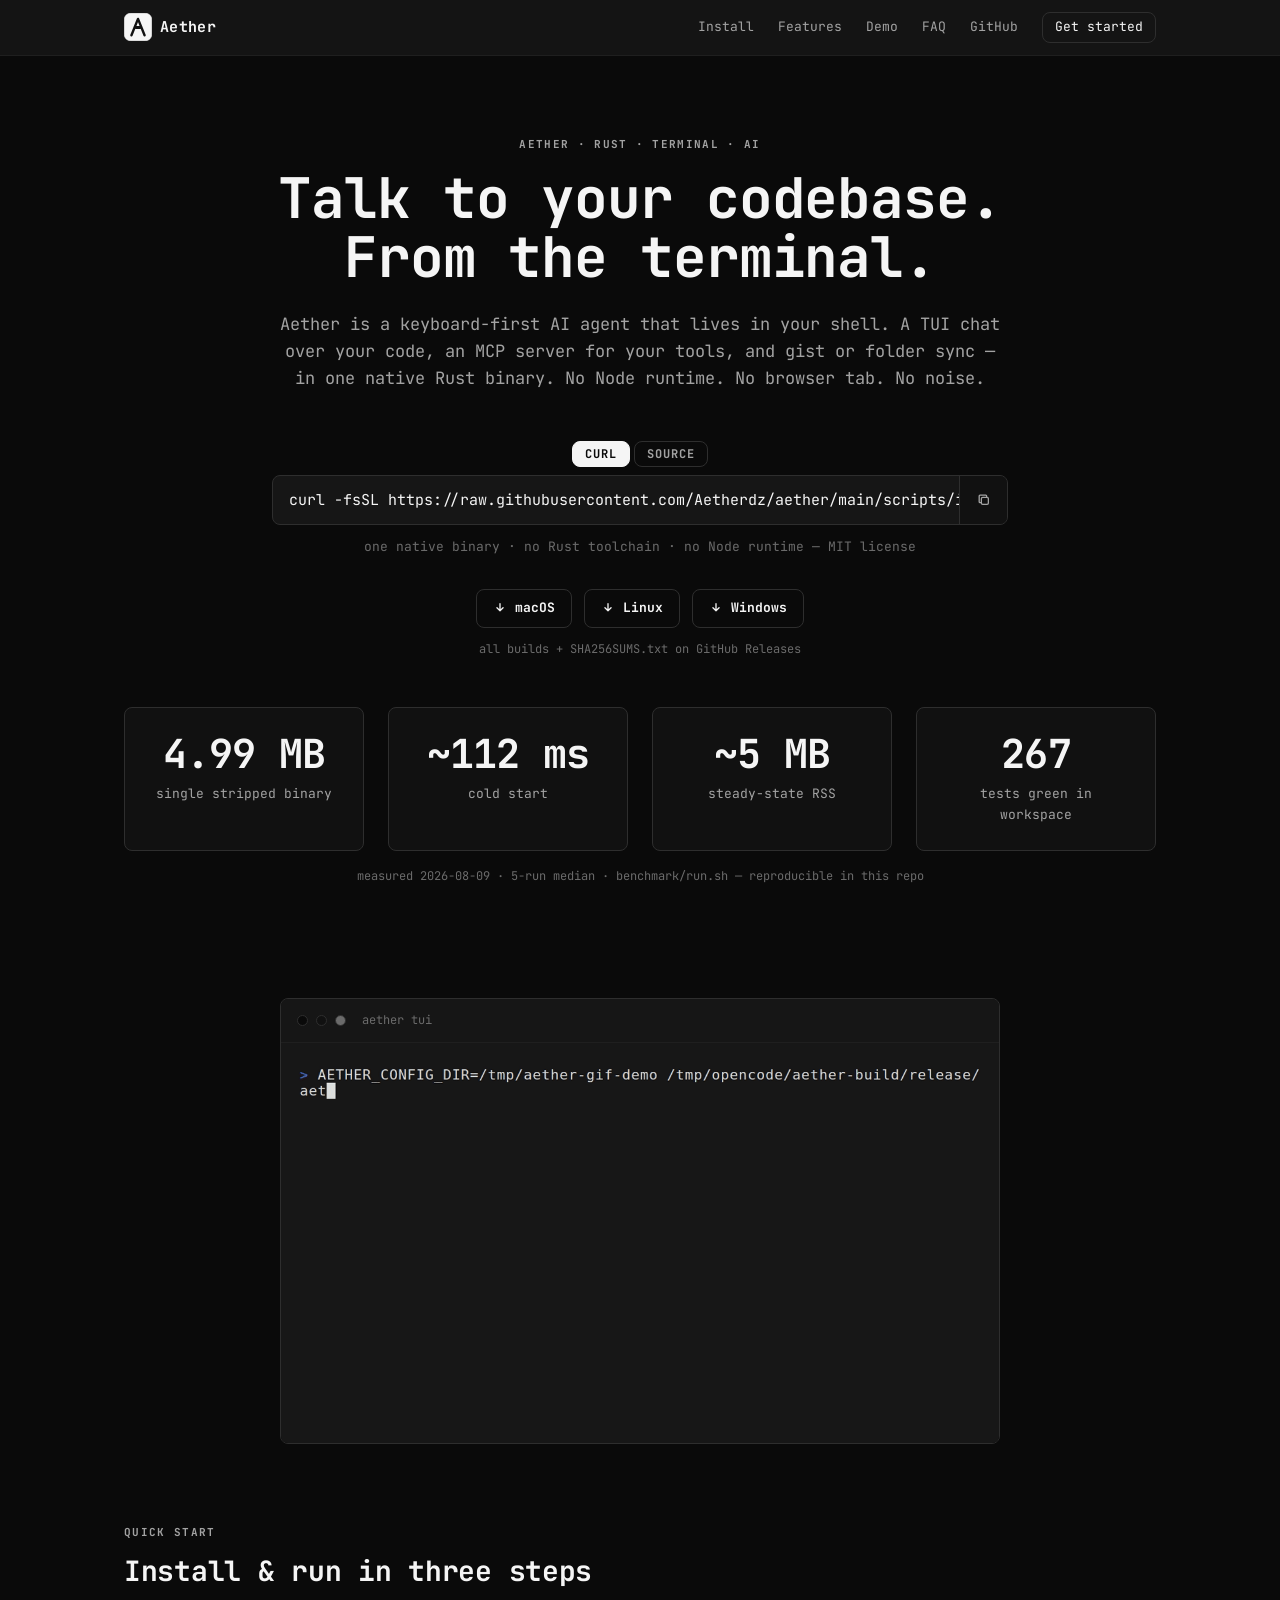
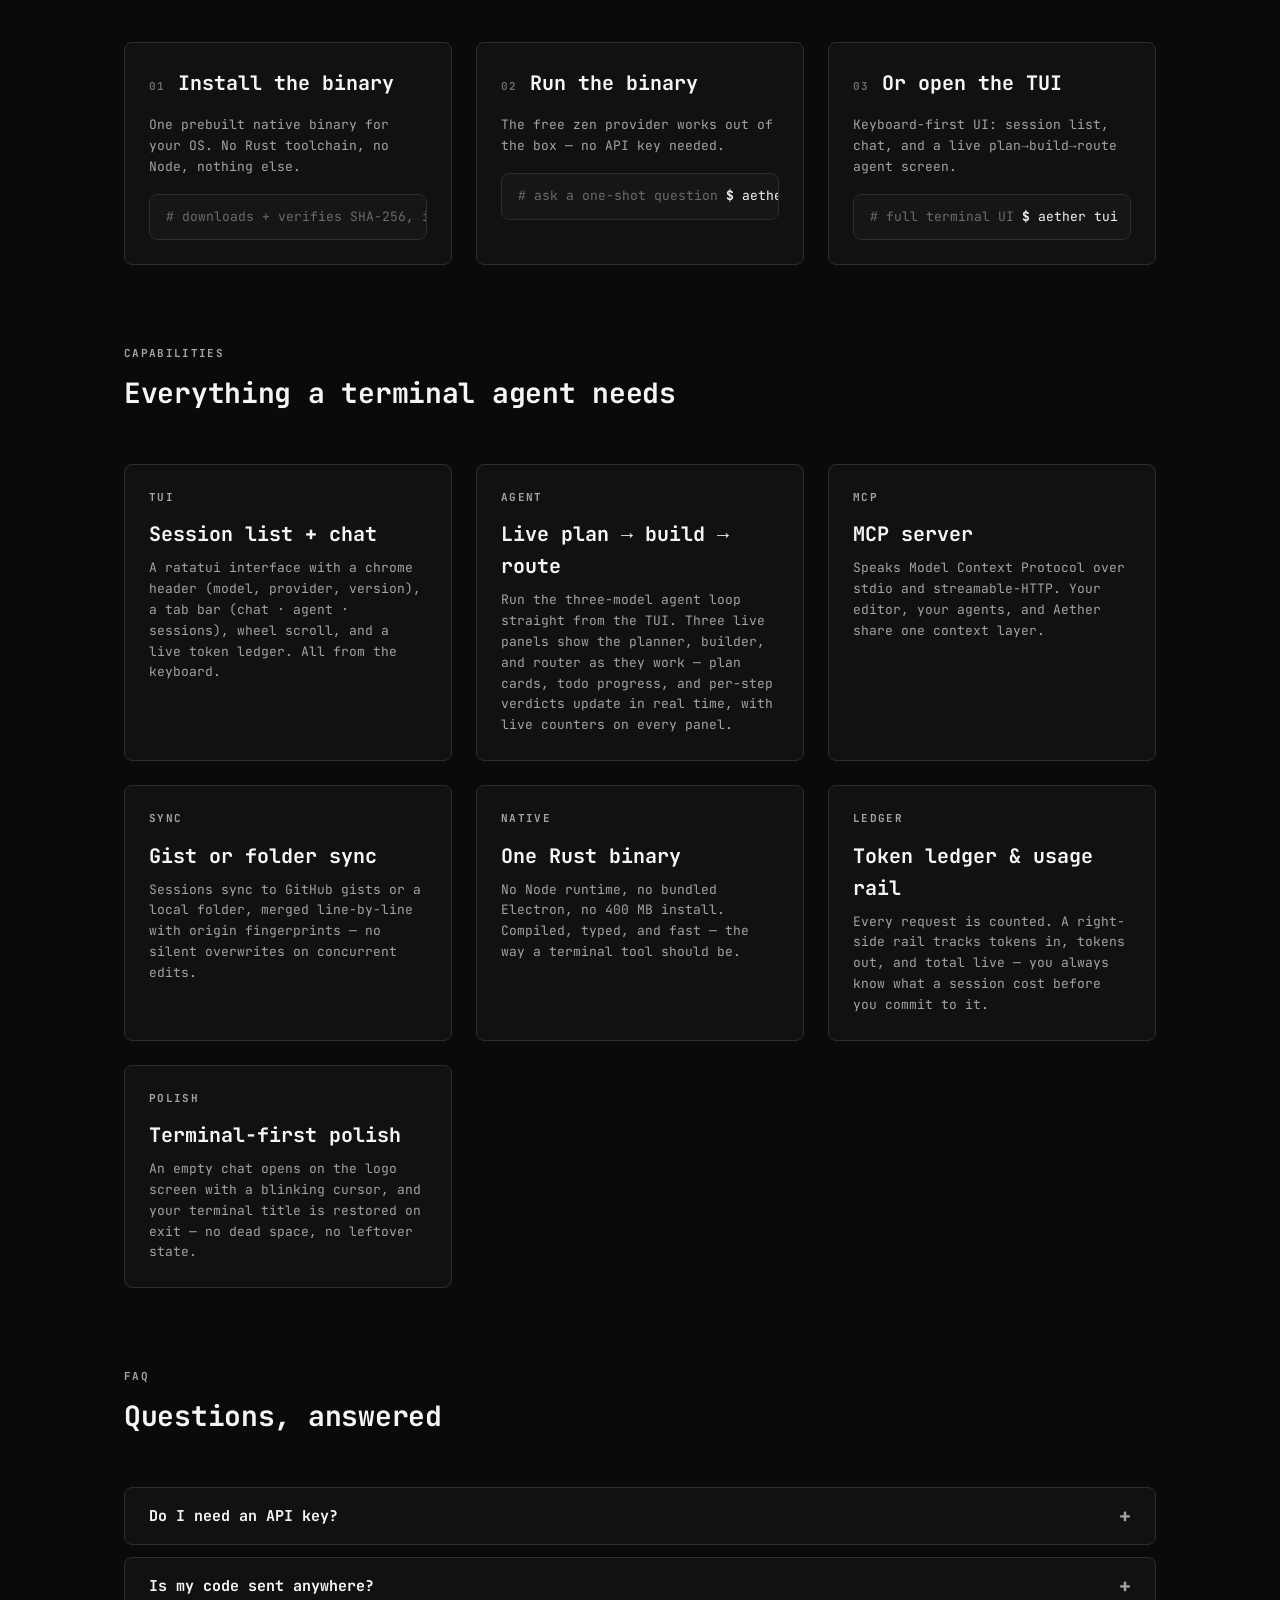
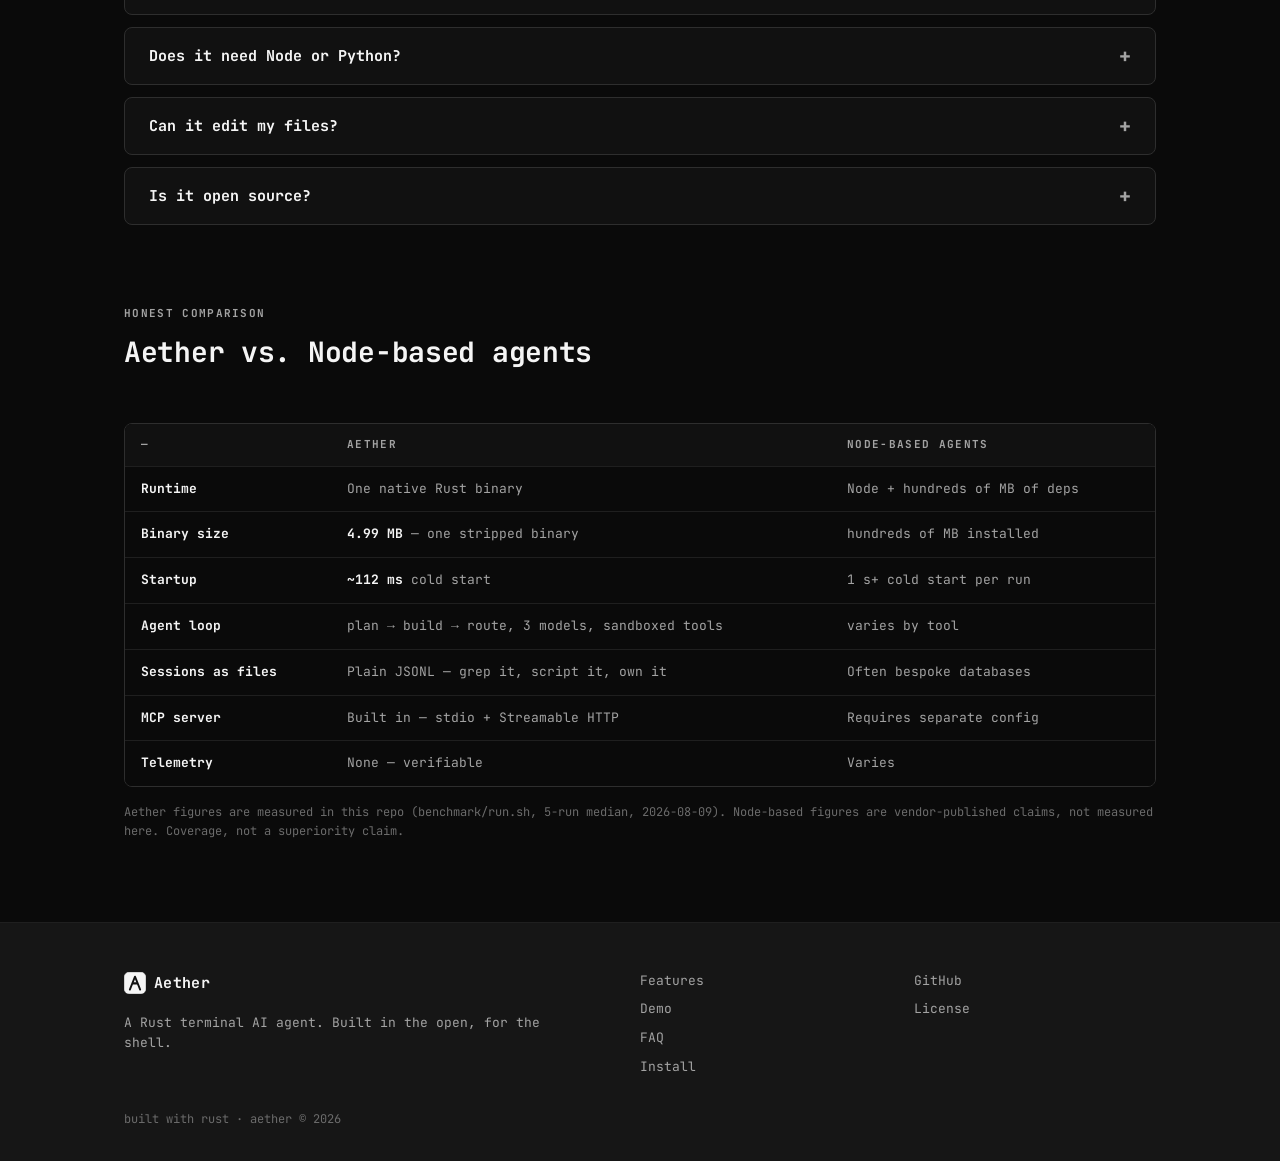
<file: index.html>
<!DOCTYPE html>
<html lang="en">
<head>
<meta charset="UTF-8">
<meta name="viewport" content="width=device-width, initial-scale=1.0">
<title>Aether — Rust terminal AI agent</title>
<meta name="description" content="Aether is a Rust terminal AI agent: a TUI chat over your codebase with an MCP server and gist/folder sync. Keyboard-first, token-ledgered, zero Node runtime.">
<meta property="og:title" content="Aether — Rust terminal AI agent">
<meta property="og:description" content="A terminal AI coding agent in one Rust binary. Talk to your codebase from the shell.">
<meta property="og:type" content="website">
<meta property="og:image" content="https://aetherdz.github.io/aether/assets/img/logo.svg">
<meta name="theme-color" content="#0A0A0A">
<link rel="icon" type="image/svg+xml" href="/assets/img/logo.svg">
<link rel="preload" href="/assets/fonts/jetbrains-mono-400.woff2" as="font" type="font/woff2" crossorigin>
<link rel="preload" href="/assets/fonts/jetbrains-mono-700.woff2" as="font" type="font/woff2" crossorigin>
<link rel="stylesheet" href="/assets/css/style.css">
</head>
<body>
<a class="skip-link" href="#main">Skip to content</a>

<header class="nav" id="top">
  <nav aria-label="Primary">
    <a class="brand" href="#top" aria-label="Aether home">
      <svg class="brand-mark" viewBox="0 0 64 64" width="28" height="28" aria-hidden="true">
        <rect x="0.75" y="0.75" width="62.5" height="62.5" rx="14" fill="#F5F5F5" stroke="#F5F5F5" stroke-width="1.5"/>
        <path d="M 17 51 L 32 13.5 L 47 51" fill="none" stroke="#111111" stroke-width="5.5" stroke-linecap="round" stroke-linejoin="round"/>
        <rect x="24" y="29.5" width="16" height="7" rx="3.5" fill="#111111"/>
      </svg>
      <span class="brand-name">Aether</span>
    </a>
    <div class="nav-links">
      <a href="#quickstart">Install</a>
      <a href="#features">Features</a>
      <a href="#terminal">Demo</a>
      <a href="#faq">FAQ</a>
      <a href="https://github.com/Aetherdz/aether" rel="noopener">GitHub</a>
      <a class="nav-cta" href="#install">Get started</a>
    </div>
  </nav>
</header>

<main id="main">

  <section class="hero" aria-labelledby="hero-title">
    <p class="overline">aether · rust · terminal · ai</p>
    <h1 id="hero-title">Talk to your codebase.<br>From the terminal.</h1>
    <p class="lead">Aether is a keyboard-first AI agent that lives in your shell. A TUI chat over your code, an MCP server for your tools, and gist or folder sync — in one native Rust binary. No Node runtime. No browser tab. No noise.</p>
    <div class="install" id="install">
      <div class="install-tabs" role="tablist" aria-label="Install method">
        <button class="install-tab" id="tab-curl" role="tab" aria-selected="true" aria-controls="panel-curl" type="button" data-meta="one native binary · no Rust toolchain · no Node runtime — MIT license">curl</button>
        <button class="install-tab" id="tab-source" role="tab" aria-selected="false" aria-controls="panel-source" type="button" data-meta="requires Rust 1.97+ · builds from source — MIT license">source</button>
      </div>
      <div class="install-row">
        <div class="install-panel" id="panel-curl" role="tabpanel" aria-labelledby="tab-curl">
          <code class="install-code" id="install-code">curl -fsSL https://raw.githubusercontent.com/Aetherdz/aether/main/scripts/install.sh | bash</code>
        </div>
        <div class="install-panel" id="panel-source" role="tabpanel" aria-labelledby="tab-source" hidden>
          <code class="install-code">git clone https://github.com/Aetherdz/aether &amp;&amp; cd aether &amp;&amp; cargo build --release &amp;&amp; ./target/release/aether tui</code>
        </div>
        <button class="copy-btn" id="copy-btn" type="button" aria-label="Copy install command">
          <svg class="icon icon-copy" viewBox="0 0 16 16" width="14" height="14" aria-hidden="true"><rect x="5" y="5" width="8" height="8" rx="1.5" fill="none" stroke="currentColor" stroke-width="1.5"/><path d="M11 5V3.5a1 1 0 0 0-1-1H3.5a1 1 0 0 0-1 1V10a1 1 0 0 0 1 1H5" fill="none" stroke="currentColor" stroke-width="1.5"/></svg>
          <svg class="icon icon-check" viewBox="0 0 16 16" width="14" height="14" aria-hidden="true"><path d="M3 8.5 6.5 12 13 4.5" fill="none" stroke="currentColor" stroke-width="2" stroke-linecap="round" stroke-linejoin="round"/></svg>
        </button>
      </div>
      <p class="install-meta" id="install-meta" aria-live="polite">one native binary · no Rust toolchain · no Node runtime — MIT license</p>
    </div>
    <div class="platforms" aria-label="Download for your platform">
      <a class="platform-btn" href="https://github.com/Aetherdz/aether/releases/latest" rel="noopener">
        <svg viewBox="0 0 16 16" width="14" height="14" aria-hidden="true"><path d="M8 2v8M4.5 6.5 8 10l3.5-3.5" fill="none" stroke="currentColor" stroke-width="1.5" stroke-linecap="round" stroke-linejoin="round"/></svg>
        macOS
      </a>
      <a class="platform-btn" href="https://github.com/Aetherdz/aether/releases/latest" rel="noopener">
        <svg viewBox="0 0 16 16" width="14" height="14" aria-hidden="true"><path d="M8 2v8M4.5 6.5 8 10l3.5-3.5" fill="none" stroke="currentColor" stroke-width="1.5" stroke-linecap="round" stroke-linejoin="round"/></svg>
        Linux
      </a>
      <a class="platform-btn" href="https://github.com/Aetherdz/aether/releases/latest" rel="noopener">
        <svg viewBox="0 0 16 16" width="14" height="14" aria-hidden="true"><path d="M8 2v8M4.5 6.5 8 10l3.5-3.5" fill="none" stroke="currentColor" stroke-width="1.5" stroke-linecap="round" stroke-linejoin="round"/></svg>
        Windows
      </a>
    </div>
    <p class="platform-note">all builds + SHA256SUMS.txt on GitHub Releases</p>
  </section>

  <section class="stats" id="stats" aria-labelledby="stats-title">
    <h2 id="stats-title" class="sr-only">Measured performance</h2>
    <dl class="stat-grid">
      <div class="stat">
        <dt class="stat-value">4.99 MB</dt>
        <dd class="stat-label">single stripped binary</dd>
      </div>
      <div class="stat">
        <dt class="stat-value">~112 ms</dt>
        <dd class="stat-label">cold start</dd>
      </div>
      <div class="stat">
        <dt class="stat-value">~5 MB</dt>
        <dd class="stat-label">steady-state RSS</dd>
      </div>
      <div class="stat">
        <dt class="stat-value">267</dt>
        <dd class="stat-label">tests green in workspace</dd>
      </div>
    </dl>
    <p class="stat-note">measured 2026-08-09 · 5-run median · benchmark/run.sh — reproducible in this repo</p>
  </section>

  <section class="terminal-wrap" id="terminal" aria-labelledby="terminal-title">
    <h2 id="terminal-title" class="sr-only">Terminal demo</h2>
    <figure class="terminal">
      <div class="terminal-bar">
        <span class="dot dot-red" aria-hidden="true"></span>
        <span class="dot dot-yellow" aria-hidden="true"></span>
        <span class="dot dot-green" aria-hidden="true"></span>
        <span class="terminal-path">aether tui</span>
      </div>
      <img class="terminal-gif" src="/assets/img/demo.gif" alt="Aether TUI demo — session list, chat transcript, and live plan → build → route agent screen" loading="lazy" width="1150" height="640">
    </figure>
  </section>

  <section class="quickstart" id="quickstart" aria-labelledby="quickstart-title">
    <p class="overline">quick start</p>
    <h2 class="section-title" id="quickstart-title">Install &amp; run in three steps</h2>
    <div class="steps">
      <article class="step">
        <div class="step-head">
          <span class="step-num">01</span>
          <h3 class="step-title">Install the binary</h3>
        </div>
        <p>One prebuilt native binary for your OS. No Rust toolchain, no Node, nothing else.</p>
        <code class="step-code"><span class="c-comment"># downloads + verifies SHA-256, installs to ~/.local/bin</span>
<span class="c-cmd">$</span> curl -fsSL https://raw.githubusercontent.com/Aetherdz/aether/main/scripts/install.sh | bash</code>
      </article>
      <article class="step">
        <div class="step-head">
          <span class="step-num">02</span>
          <h3 class="step-title">Run the binary</h3>
        </div>
        <p>The free zen provider works out of the box — no API key needed.</p>
        <code class="step-code"><span class="c-comment"># ask a one-shot question</span>
<span class="c-cmd">$</span> aether ask "explain this repo"</code>
      </article>
      <article class="step">
        <div class="step-head">
          <span class="step-num">03</span>
          <h3 class="step-title">Or open the TUI</h3>
        </div>
        <p>Keyboard-first UI: session list, chat, and a live plan→build→route agent screen.</p>
        <code class="step-code"><span class="c-comment"># full terminal UI</span>
<span class="c-cmd">$</span> aether tui</code>
      </article>
    </div>
  </section>

  <section class="features" id="features" aria-labelledby="features-title">
    <p class="overline">capabilities</p>
    <h2 class="section-title" id="features-title">Everything a terminal agent needs</h2>
    <div class="feature-grid">
      <article class="feature-card">
        <p class="feature-label">tui</p>
        <h3>Session list + chat</h3>
        <p>A ratatui interface with a chrome header (model, provider, version), a tab bar (chat · agent · sessions), wheel scroll, and a live token ledger. All from the keyboard.</p>
      </article>
      <article class="feature-card">
        <p class="feature-label">agent</p>
        <h3>Live plan → build → route</h3>
        <p>Run the three-model agent loop straight from the TUI. Three live panels show the planner, builder, and router as they work — plan cards, todo progress, and per-step verdicts update in real time, with live counters on every panel.</p>
      </article>
      <article class="feature-card">
        <p class="feature-label">mcp</p>
        <h3>MCP server</h3>
        <p>Speaks Model Context Protocol over stdio and streamable-HTTP. Your editor, your agents, and Aether share one context layer.</p>
      </article>
      <article class="feature-card">
        <p class="feature-label">sync</p>
        <h3>Gist or folder sync</h3>
        <p>Sessions sync to GitHub gists or a local folder, merged line-by-line with origin fingerprints — no silent overwrites on concurrent edits.</p>
      </article>
      <article class="feature-card">
        <p class="feature-label">native</p>
        <h3>One Rust binary</h3>
        <p>No Node runtime, no bundled Electron, no 400 MB install. Compiled, typed, and fast — the way a terminal tool should be.</p>
      </article>
      <article class="feature-card">
        <p class="feature-label">ledger</p>
        <h3>Token ledger &amp; usage rail</h3>
        <p>Every request is counted. A right-side rail tracks tokens in, tokens out, and total live — you always know what a session cost before you commit to it.</p>
      </article>
      <article class="feature-card">
        <p class="feature-label">polish</p>
        <h3>Terminal-first polish</h3>
        <p>An empty chat opens on the logo screen with a blinking cursor, and your terminal title is restored on exit — no dead space, no leftover state.</p>
      </article>
    </div>
  </section>

  <section class="faq" id="faq" aria-labelledby="faq-title">
    <p class="overline">faq</p>
    <h2 class="section-title" id="faq-title">Questions, answered</h2>
    <div class="faq-list">
      <details class="faq-item">
        <summary><span class="faq-q">Do I need an API key?</span><span class="faq-mark" aria-hidden="true">+</span></summary>
        <p>No. The free <strong>zen</strong> provider is built in and works out of the box — hosted by opencode.ai. Bring your own key or a local model anytime.</p>
      </details>
      <details class="faq-item">
        <summary><span class="faq-q">Is my code sent anywhere?</span><span class="faq-mark" aria-hidden="true">+</span></summary>
        <p>Honest answer: the free zen endpoint is hosted by opencode.ai and sees your conversation payload. Local models (Ollama, LM Studio) run fully offline. No telemetry, no accounts — see <a href="https://github.com/Aetherdz/aether/blob/main/docs/zen-privacy.md" rel="noopener">docs/zen-privacy.md</a>.</p>
      </details>
      <details class="faq-item">
        <summary><span class="faq-q">Does it need Node or Python?</span><span class="faq-mark" aria-hidden="true">+</span></summary>
        <p>No. One native Rust binary — no runtime, no interpreter, no 400 MB install. That is the whole point.</p>
      </details>
      <details class="faq-item">
        <summary><span class="faq-q">Can it edit my files?</span><span class="faq-mark" aria-hidden="true">+</span></summary>
        <p>Yes — via the agent loop with path-sandboxed tools and a command approval gate: every write shows a diff preview and waits for your y/N before touching disk.</p>
      </details>
      <details class="faq-item">
        <summary><span class="faq-q">Is it open source?</span><span class="faq-mark" aria-hidden="true">+</span></summary>
        <p>Yes — MIT licensed. Public, auditable, and free. Fork it, vendor it, build on it.</p>
      </details>
    </div>
  </section>

  <section class="compare" id="compare" aria-labelledby="compare-title">
    <p class="overline">honest comparison</p>
    <h2 class="section-title" id="compare-title">Aether vs. Node-based agents</h2>
    <div class="table-wrap">
      <table class="compare-table">
        <thead>
          <tr>
            <th scope="col">—</th>
            <th scope="col">Aether</th>
            <th scope="col">Node-based agents</th>
          </tr>
        </thead>
        <tbody>
          <tr>
            <th scope="row">Runtime</th>
            <td>One native Rust binary</td>
            <td>Node + hundreds of MB of deps</td>
          </tr>
          <tr>
            <th scope="row">Binary size</th>
            <td><strong>4.99 MB</strong> — one stripped binary</td>
            <td>hundreds of MB installed</td>
          </tr>
          <tr>
            <th scope="row">Startup</th>
            <td><strong>~112 ms</strong> cold start</td>
            <td>1 s+ cold start per run</td>
          </tr>
          <tr>
            <th scope="row">Agent loop</th>
            <td>plan → build → route, 3 models, sandboxed tools</td>
            <td>varies by tool</td>
          </tr>
          <tr>
            <th scope="row">Sessions as files</th>
            <td>Plain JSONL — grep it, script it, own it</td>
            <td>Often bespoke databases</td>
          </tr>
          <tr>
            <th scope="row">MCP server</th>
            <td>Built in — stdio + Streamable HTTP</td>
            <td>Requires separate config</td>
          </tr>
          <tr>
            <th scope="row">Telemetry</th>
            <td>None — verifiable</td>
            <td>Varies</td>
          </tr>
        </tbody>
      </table>
    </div>
    <p class="compare-note">Aether figures are measured in this repo (benchmark/run.sh, 5-run median, 2026-08-09). Node-based figures are vendor-published claims, not measured here. Coverage, not a superiority claim.</p>
  </section>

</main>

<footer class="footer">
  <div class="footer-grid">
    <div class="footer-brand">
      <a class="brand" href="#top" aria-label="Aether home">
        <svg class="brand-mark" viewBox="0 0 64 64" width="22" height="22" aria-hidden="true">
          <rect x="0.75" y="0.75" width="62.5" height="62.5" rx="14" fill="#F5F5F5" stroke="#F5F5F5" stroke-width="1.5"/>
          <path d="M 17 51 L 32 13.5 L 47 51" fill="none" stroke="#111111" stroke-width="5.5" stroke-linecap="round" stroke-linejoin="round"/>
          <rect x="24" y="29.5" width="16" height="7" rx="3.5" fill="#111111"/>
        </svg>
        <span class="brand-name">Aether</span>
      </a>
      <p class="footer-tagline">A Rust terminal AI agent. Built in the open, for the shell.</p>
    </div>
    <nav class="footer-links" aria-label="Footer">
      <a href="#features">Features</a>
      <a href="#terminal">Demo</a>
      <a href="#faq">FAQ</a>
      <a href="#install">Install</a>
    </nav>
    <div class="footer-links" aria-label="External">
      <a href="https://github.com/Aetherdz/aether" rel="noopener">GitHub</a>
      <a href="https://github.com/Aetherdz/aether/blob/main/LICENSE" rel="noopener">License</a>
    </div>
  </div>
  <p class="footer-status">built with rust · aether © 2026</p>
</footer>

<script>
(function () {
  var CURL_CMD = 'curl -fsSL https://raw.githubusercontent.com/Aetherdz/aether/main/scripts/install.sh | bash';
  var SOURCE_CMD = 'git clone https://github.com/Aetherdz/aether && cd aether && cargo build --release && ./target/release/aether tui';
  var tabs = Array.prototype.slice.call(document.querySelectorAll('.install-tab'));
  var panels = Array.prototype.slice.call(document.querySelectorAll('.install-panel'));
  var meta = document.getElementById('install-meta');
  var btn = document.getElementById('copy-btn');
  var row = btn.closest('.install-row');
  var activeCmd = CURL_CMD;

  function selectTab(tab) {
    tabs.forEach(function (t) {
      var on = t === tab;
      t.setAttribute('aria-selected', on ? 'true' : 'false');
      t.tabIndex = on ? 0 : -1;
    });
    panels.forEach(function (p) {
      p.hidden = p.getAttribute('aria-labelledby') !== tab.id;
    });
    meta.textContent = tab.getAttribute('data-meta');
    activeCmd = tab.id === 'tab-curl' ? CURL_CMD : SOURCE_CMD;
  }

  tabs.forEach(function (tab, i) {
    tab.addEventListener('click', function () { selectTab(tab); });
    tab.addEventListener('keydown', function (e) {
      var idx;
      if (e.key === 'ArrowRight') { idx = (i + 1) % tabs.length; }
      else if (e.key === 'ArrowLeft') { idx = (i - 1 + tabs.length) % tabs.length; }
      else if (e.key === 'Home') { idx = 0; }
      else if (e.key === 'End') { idx = tabs.length - 1; }
      else { return; }
      e.preventDefault();
      selectTab(tabs[idx]);
      tabs[idx].focus();
    });
  });

  btn.addEventListener('click', function () {
    function done() {
      row.classList.add('copied');
      btn.setAttribute('aria-label', 'Copied');
      setTimeout(function () {
        row.classList.remove('copied');
        btn.setAttribute('aria-label', 'Copy install command');
      }, 1200);
    }
    function fallback() {
      var ta = document.createElement('textarea');
      ta.value = activeCmd;
      ta.setAttribute('readonly', '');
      ta.style.position = 'absolute';
      ta.style.left = '-9999px';
      document.body.appendChild(ta);
      ta.select();
      try { document.execCommand('copy'); done(); } catch (e) {}
      document.body.removeChild(ta);
    }
    if (navigator.clipboard && navigator.clipboard.writeText) {
      navigator.clipboard.writeText(activeCmd).then(done).catch(fallback);
    } else { fallback(); }
  });
})();
</script>
</body>
</html>
</file>
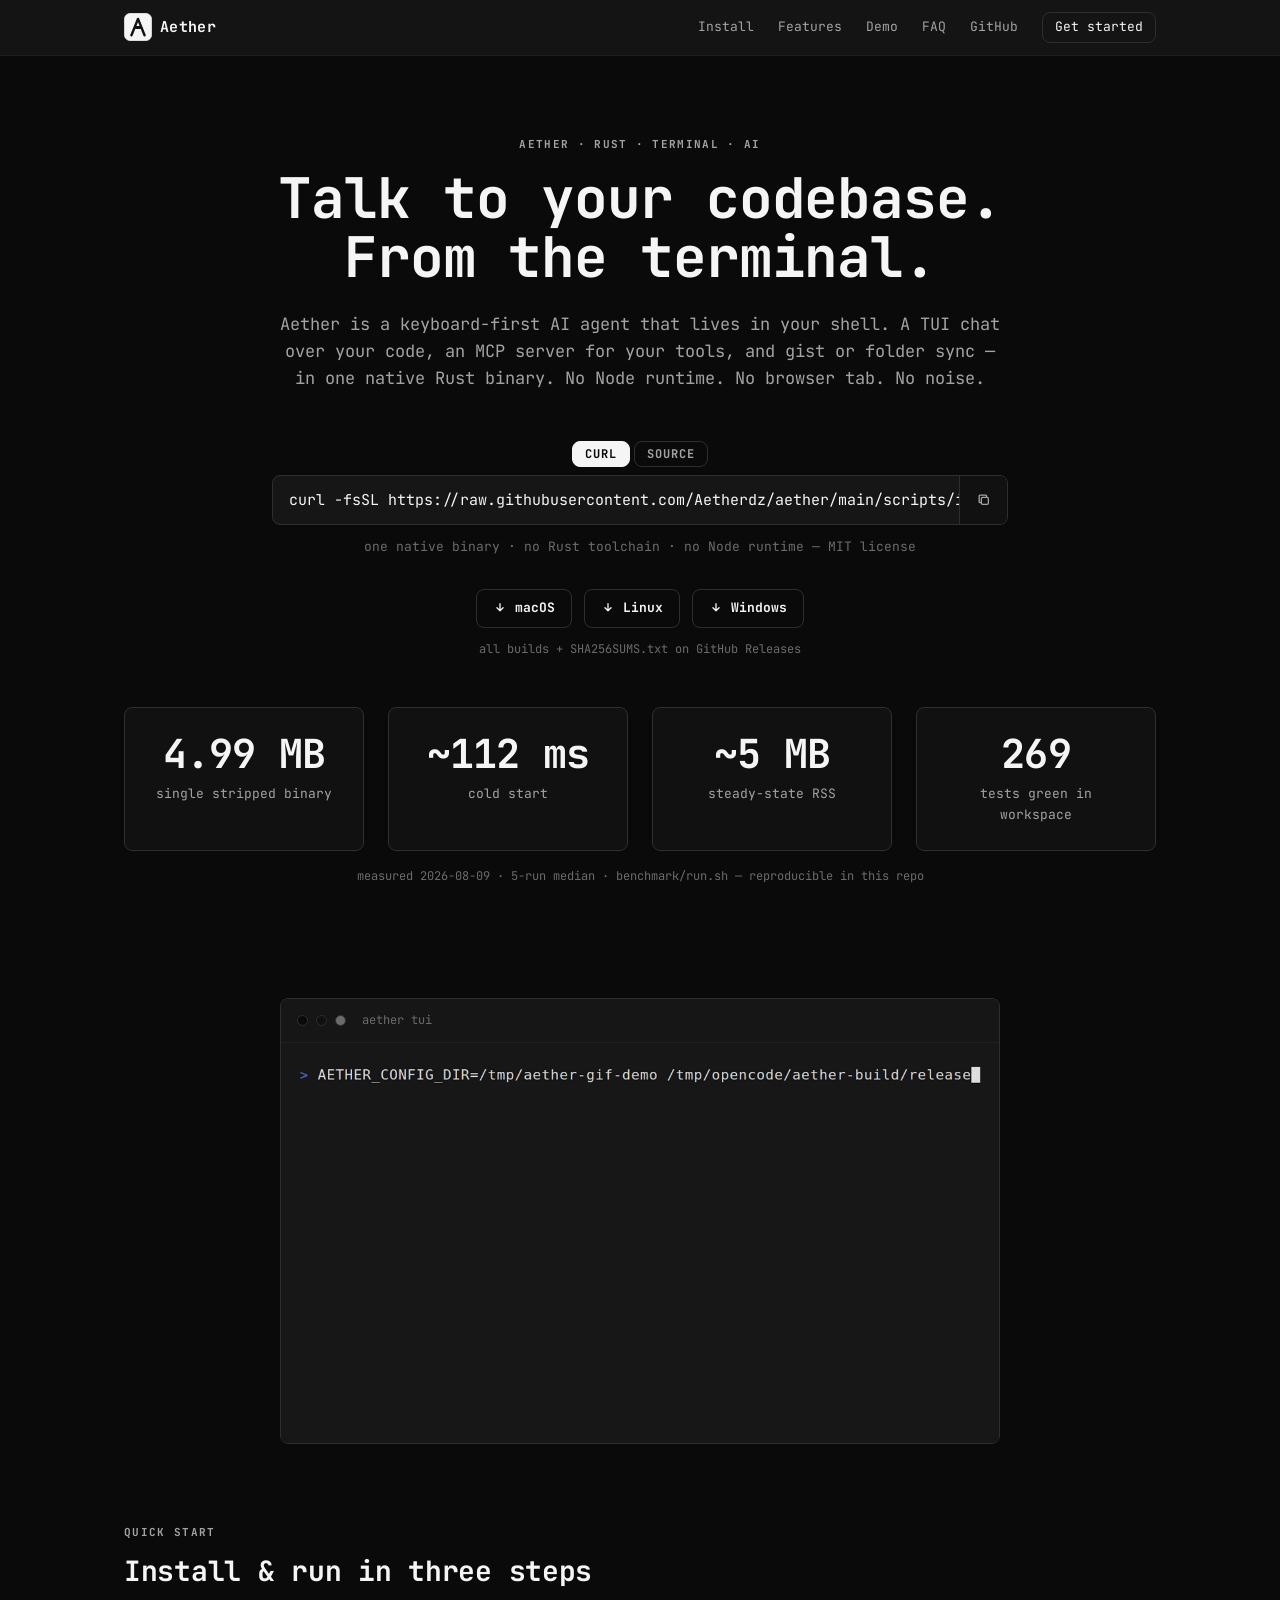
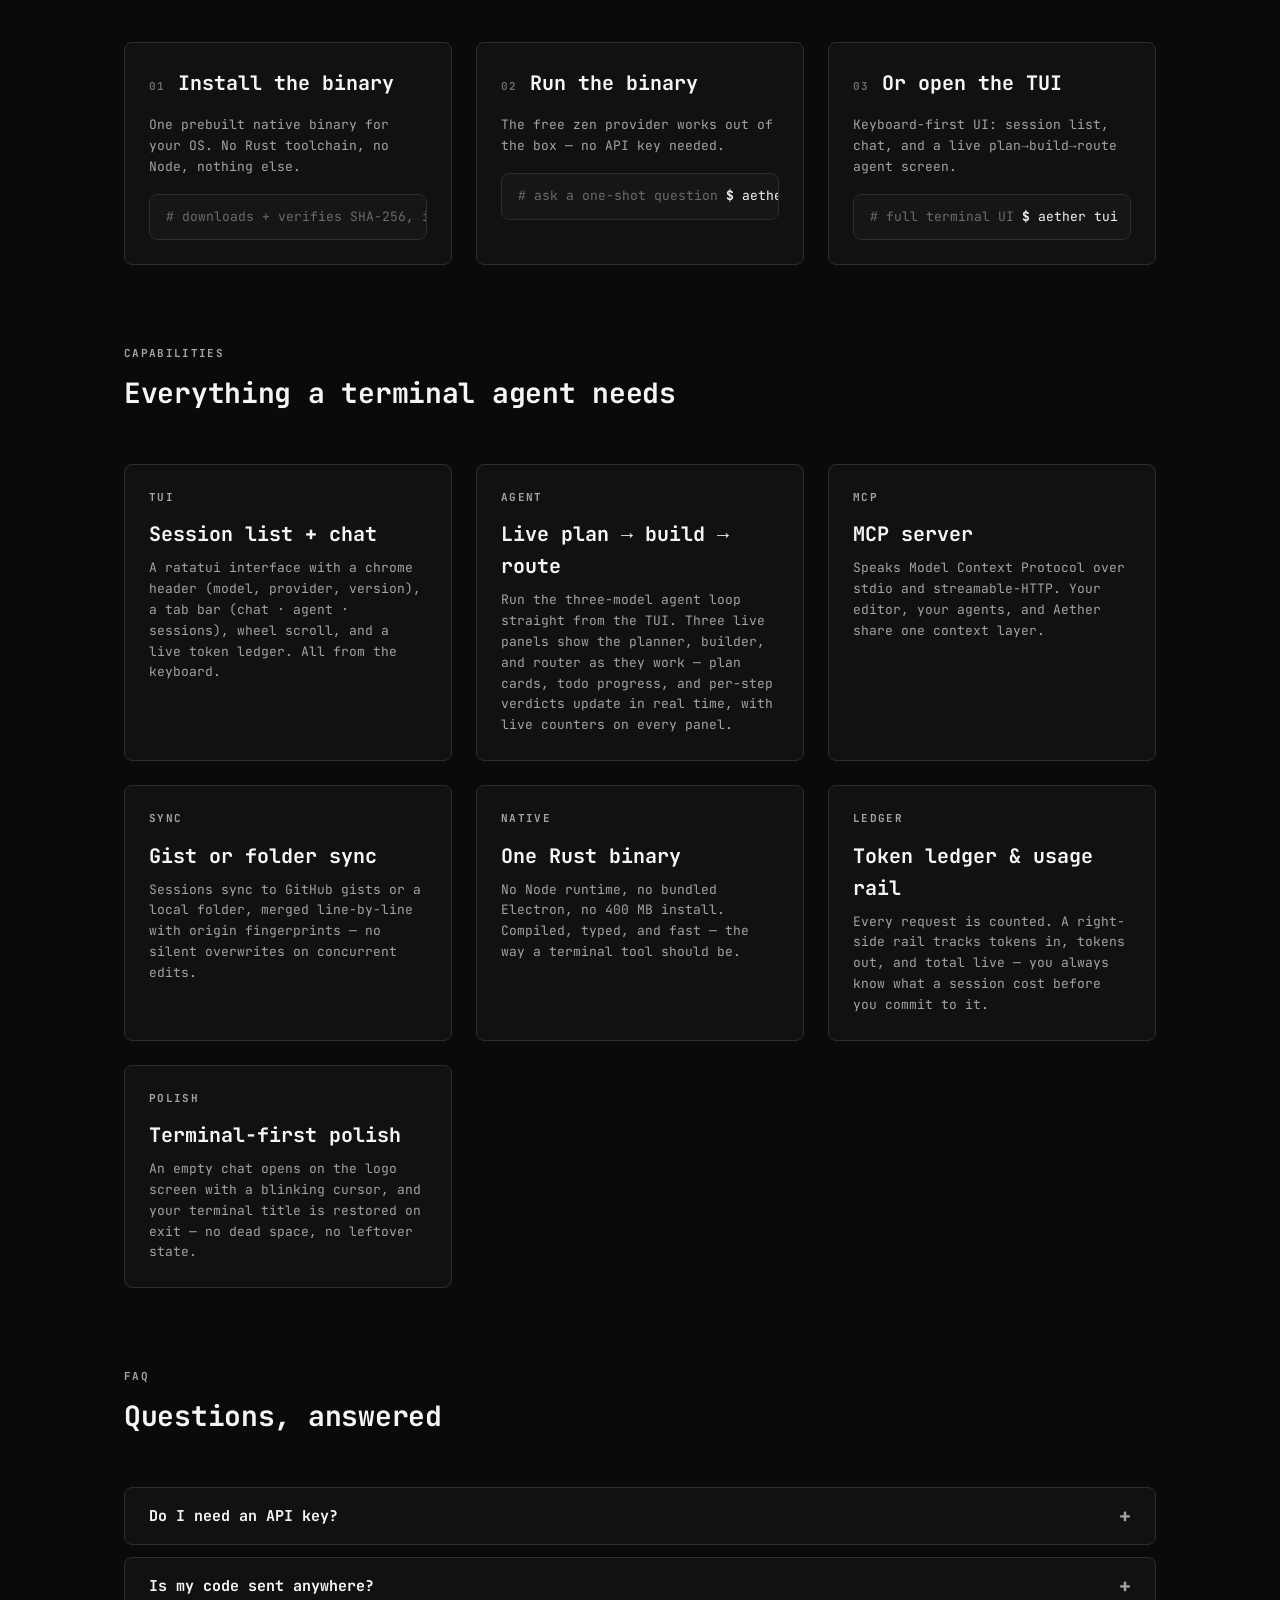
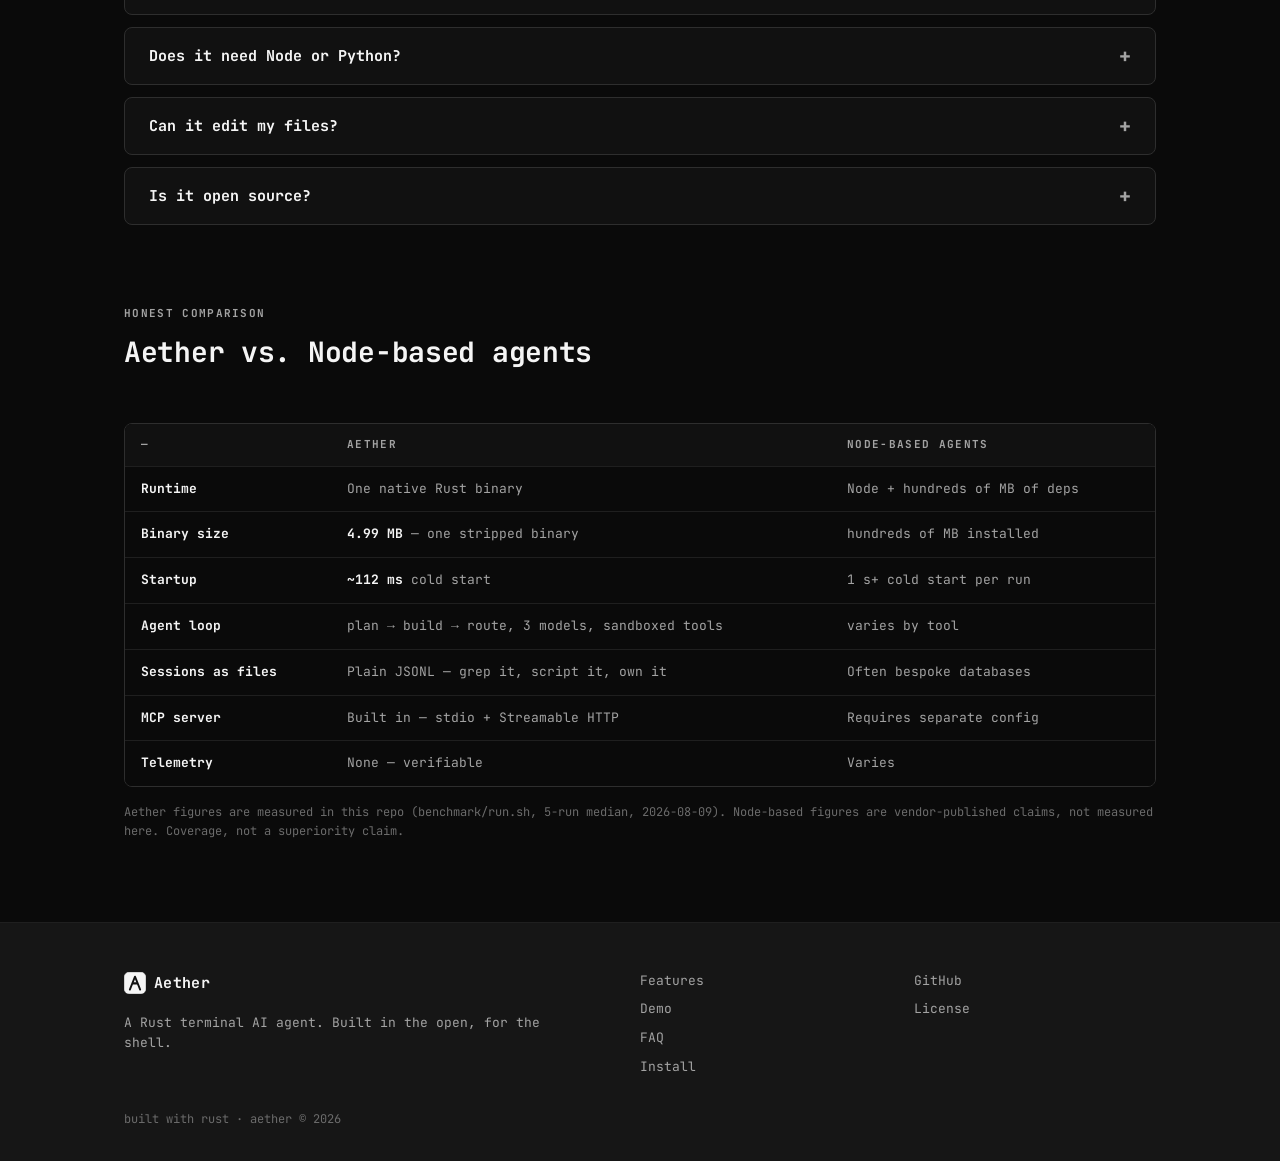
<file: site/index.html>
<!DOCTYPE html>
<html lang="en">
<head>
<meta charset="UTF-8">
<meta name="viewport" content="width=device-width, initial-scale=1.0">
<title>Aether — Rust terminal AI agent</title>
<meta name="description" content="Aether is a Rust terminal AI agent: a TUI chat over your codebase with an MCP server and gist/folder sync. Keyboard-first, token-ledgered, zero Node runtime.">
<meta property="og:title" content="Aether — Rust terminal AI agent">
<meta property="og:description" content="A terminal AI coding agent in one Rust binary. Talk to your codebase from the shell.">
<meta property="og:type" content="website">
<meta property="og:image" content="https://aetherdz.github.io/aether/assets/img/logo.svg">
<meta name="theme-color" content="#0A0A0A">
<link rel="icon" type="image/svg+xml" href="/assets/img/logo.svg">
<link rel="preload" href="/assets/fonts/jetbrains-mono-400.woff2" as="font" type="font/woff2" crossorigin>
<link rel="preload" href="/assets/fonts/jetbrains-mono-700.woff2" as="font" type="font/woff2" crossorigin>
<link rel="stylesheet" href="/assets/css/style.css">
</head>
<body>
<a class="skip-link" href="#main">Skip to content</a>

<header class="nav" id="top">
  <nav aria-label="Primary">
    <a class="brand" href="#top" aria-label="Aether home">
      <svg class="brand-mark" viewBox="0 0 64 64" width="28" height="28" aria-hidden="true">
        <rect x="0.75" y="0.75" width="62.5" height="62.5" rx="14" fill="#F5F5F5" stroke="#F5F5F5" stroke-width="1.5"/>
        <path d="M 17 51 L 32 13.5 L 47 51" fill="none" stroke="#111111" stroke-width="5.5" stroke-linecap="round" stroke-linejoin="round"/>
        <rect x="24" y="29.5" width="16" height="7" rx="3.5" fill="#111111"/>
      </svg>
      <span class="brand-name">Aether</span>
    </a>
    <div class="nav-links">
      <a href="#quickstart">Install</a>
      <a href="#features">Features</a>
      <a href="#terminal">Demo</a>
      <a href="#faq">FAQ</a>
      <a href="https://github.com/Aetherdz/aether" rel="noopener">GitHub</a>
      <a class="nav-cta" href="#install">Get started</a>
    </div>
  </nav>
</header>

<main id="main">

  <section class="hero" aria-labelledby="hero-title">
    <p class="overline">aether · rust · terminal · ai</p>
    <h1 id="hero-title">Talk to your codebase.<br>From the terminal.</h1>
    <p class="lead">Aether is a keyboard-first AI agent that lives in your shell. A TUI chat over your code, an MCP server for your tools, and gist or folder sync — in one native Rust binary. No Node runtime. No browser tab. No noise.</p>
    <div class="install" id="install">
      <div class="install-tabs" role="tablist" aria-label="Install method">
        <button class="install-tab" id="tab-curl" role="tab" aria-selected="true" aria-controls="panel-curl" type="button" data-meta="one native binary · no Rust toolchain · no Node runtime — MIT license">curl</button>
        <button class="install-tab" id="tab-source" role="tab" aria-selected="false" aria-controls="panel-source" type="button" data-meta="requires Rust 1.97+ · builds from source — MIT license">source</button>
      </div>
      <div class="install-row">
        <div class="install-panel" id="panel-curl" role="tabpanel" aria-labelledby="tab-curl">
          <code class="install-code" id="install-code">curl -fsSL https://raw.githubusercontent.com/Aetherdz/aether/main/scripts/install.sh | bash</code>
        </div>
        <div class="install-panel" id="panel-source" role="tabpanel" aria-labelledby="tab-source" hidden>
          <code class="install-code">git clone https://github.com/Aetherdz/aether &amp;&amp; cd aether &amp;&amp; cargo build --release &amp;&amp; ./target/release/aether tui</code>
        </div>
        <button class="copy-btn" id="copy-btn" type="button" aria-label="Copy install command">
          <svg class="icon icon-copy" viewBox="0 0 16 16" width="14" height="14" aria-hidden="true"><rect x="5" y="5" width="8" height="8" rx="1.5" fill="none" stroke="currentColor" stroke-width="1.5"/><path d="M11 5V3.5a1 1 0 0 0-1-1H3.5a1 1 0 0 0-1 1V10a1 1 0 0 0 1 1H5" fill="none" stroke="currentColor" stroke-width="1.5"/></svg>
          <svg class="icon icon-check" viewBox="0 0 16 16" width="14" height="14" aria-hidden="true"><path d="M3 8.5 6.5 12 13 4.5" fill="none" stroke="currentColor" stroke-width="2" stroke-linecap="round" stroke-linejoin="round"/></svg>
        </button>
      </div>
      <p class="install-meta" id="install-meta" aria-live="polite">one native binary · no Rust toolchain · no Node runtime — MIT license</p>
    </div>
    <div class="platforms" aria-label="Download for your platform">
      <a class="platform-btn" href="https://github.com/Aetherdz/aether/releases/latest" rel="noopener">
        <svg viewBox="0 0 16 16" width="14" height="14" aria-hidden="true"><path d="M8 2v8M4.5 6.5 8 10l3.5-3.5" fill="none" stroke="currentColor" stroke-width="1.5" stroke-linecap="round" stroke-linejoin="round"/></svg>
        macOS
      </a>
      <a class="platform-btn" href="https://github.com/Aetherdz/aether/releases/latest" rel="noopener">
        <svg viewBox="0 0 16 16" width="14" height="14" aria-hidden="true"><path d="M8 2v8M4.5 6.5 8 10l3.5-3.5" fill="none" stroke="currentColor" stroke-width="1.5" stroke-linecap="round" stroke-linejoin="round"/></svg>
        Linux
      </a>
      <a class="platform-btn" href="https://github.com/Aetherdz/aether/releases/latest" rel="noopener">
        <svg viewBox="0 0 16 16" width="14" height="14" aria-hidden="true"><path d="M8 2v8M4.5 6.5 8 10l3.5-3.5" fill="none" stroke="currentColor" stroke-width="1.5" stroke-linecap="round" stroke-linejoin="round"/></svg>
        Windows
      </a>
    </div>
    <p class="platform-note">all builds + SHA256SUMS.txt on GitHub Releases</p>
  </section>

  <section class="stats" id="stats" aria-labelledby="stats-title">
    <h2 id="stats-title" class="sr-only">Measured performance</h2>
    <dl class="stat-grid">
      <div class="stat">
        <dt class="stat-value">4.99 MB</dt>
        <dd class="stat-label">single stripped binary</dd>
      </div>
      <div class="stat">
        <dt class="stat-value">~112 ms</dt>
        <dd class="stat-label">cold start</dd>
      </div>
      <div class="stat">
        <dt class="stat-value">~5 MB</dt>
        <dd class="stat-label">steady-state RSS</dd>
      </div>
      <div class="stat">
        <dt class="stat-value">269</dt>
        <dd class="stat-label">tests green in workspace</dd>
      </div>
    </dl>
    <p class="stat-note">measured 2026-08-09 · 5-run median · benchmark/run.sh — reproducible in this repo</p>
  </section>

  <section class="terminal-wrap" id="terminal" aria-labelledby="terminal-title">
    <h2 id="terminal-title" class="sr-only">Terminal demo</h2>
    <figure class="terminal">
      <div class="terminal-bar">
        <span class="dot dot-red" aria-hidden="true"></span>
        <span class="dot dot-yellow" aria-hidden="true"></span>
        <span class="dot dot-green" aria-hidden="true"></span>
        <span class="terminal-path">aether tui</span>
      </div>
      <img class="terminal-gif" src="/assets/img/demo.gif" alt="Aether TUI demo — session list, chat transcript, and live plan → build → route agent screen" loading="lazy" width="1150" height="640">
    </figure>
  </section>

  <section class="quickstart" id="quickstart" aria-labelledby="quickstart-title">
    <p class="overline">quick start</p>
    <h2 class="section-title" id="quickstart-title">Install &amp; run in three steps</h2>
    <div class="steps">
      <article class="step">
        <div class="step-head">
          <span class="step-num">01</span>
          <h3 class="step-title">Install the binary</h3>
        </div>
        <p>One prebuilt native binary for your OS. No Rust toolchain, no Node, nothing else.</p>
        <code class="step-code"><span class="c-comment"># downloads + verifies SHA-256, installs to ~/.local/bin</span>
<span class="c-cmd">$</span> curl -fsSL https://raw.githubusercontent.com/Aetherdz/aether/main/scripts/install.sh | bash</code>
      </article>
      <article class="step">
        <div class="step-head">
          <span class="step-num">02</span>
          <h3 class="step-title">Run the binary</h3>
        </div>
        <p>The free zen provider works out of the box — no API key needed.</p>
        <code class="step-code"><span class="c-comment"># ask a one-shot question</span>
<span class="c-cmd">$</span> aether ask "explain this repo"</code>
      </article>
      <article class="step">
        <div class="step-head">
          <span class="step-num">03</span>
          <h3 class="step-title">Or open the TUI</h3>
        </div>
        <p>Keyboard-first UI: session list, chat, and a live plan→build→route agent screen.</p>
        <code class="step-code"><span class="c-comment"># full terminal UI</span>
<span class="c-cmd">$</span> aether tui</code>
      </article>
    </div>
  </section>

  <section class="features" id="features" aria-labelledby="features-title">
    <p class="overline">capabilities</p>
    <h2 class="section-title" id="features-title">Everything a terminal agent needs</h2>
    <div class="feature-grid">
      <article class="feature-card">
        <p class="feature-label">tui</p>
        <h3>Session list + chat</h3>
        <p>A ratatui interface with a chrome header (model, provider, version), a tab bar (chat · agent · sessions), wheel scroll, and a live token ledger. All from the keyboard.</p>
      </article>
      <article class="feature-card">
        <p class="feature-label">agent</p>
        <h3>Live plan → build → route</h3>
        <p>Run the three-model agent loop straight from the TUI. Three live panels show the planner, builder, and router as they work — plan cards, todo progress, and per-step verdicts update in real time, with live counters on every panel.</p>
      </article>
      <article class="feature-card">
        <p class="feature-label">mcp</p>
        <h3>MCP server</h3>
        <p>Speaks Model Context Protocol over stdio and streamable-HTTP. Your editor, your agents, and Aether share one context layer.</p>
      </article>
      <article class="feature-card">
        <p class="feature-label">sync</p>
        <h3>Gist or folder sync</h3>
        <p>Sessions sync to GitHub gists or a local folder, merged line-by-line with origin fingerprints — no silent overwrites on concurrent edits.</p>
      </article>
      <article class="feature-card">
        <p class="feature-label">native</p>
        <h3>One Rust binary</h3>
        <p>No Node runtime, no bundled Electron, no 400 MB install. Compiled, typed, and fast — the way a terminal tool should be.</p>
      </article>
      <article class="feature-card">
        <p class="feature-label">ledger</p>
        <h3>Token ledger &amp; usage rail</h3>
        <p>Every request is counted. A right-side rail tracks tokens in, tokens out, and total live — you always know what a session cost before you commit to it.</p>
      </article>
      <article class="feature-card">
        <p class="feature-label">polish</p>
        <h3>Terminal-first polish</h3>
        <p>An empty chat opens on the logo screen with a blinking cursor, and your terminal title is restored on exit — no dead space, no leftover state.</p>
      </article>
    </div>
  </section>

  <section class="faq" id="faq" aria-labelledby="faq-title">
    <p class="overline">faq</p>
    <h2 class="section-title" id="faq-title">Questions, answered</h2>
    <div class="faq-list">
      <details class="faq-item">
        <summary><span class="faq-q">Do I need an API key?</span><span class="faq-mark" aria-hidden="true">+</span></summary>
        <p>No. The free <strong>zen</strong> provider is built in and works out of the box — hosted by opencode.ai. Bring your own key or a local model anytime.</p>
      </details>
      <details class="faq-item">
        <summary><span class="faq-q">Is my code sent anywhere?</span><span class="faq-mark" aria-hidden="true">+</span></summary>
        <p>Honest answer: the free zen endpoint is hosted by opencode.ai and sees your conversation payload. Local models (Ollama, LM Studio) run fully offline. No telemetry, no accounts — see <a href="https://github.com/Aetherdz/aether/blob/main/docs/zen-privacy.md" rel="noopener">docs/zen-privacy.md</a>.</p>
      </details>
      <details class="faq-item">
        <summary><span class="faq-q">Does it need Node or Python?</span><span class="faq-mark" aria-hidden="true">+</span></summary>
        <p>No. One native Rust binary — no runtime, no interpreter, no 400 MB install. That is the whole point.</p>
      </details>
      <details class="faq-item">
        <summary><span class="faq-q">Can it edit my files?</span><span class="faq-mark" aria-hidden="true">+</span></summary>
        <p>Yes — via the agent loop with path-sandboxed tools and a command approval gate: every write shows a diff preview and waits for your y/N before touching disk.</p>
      </details>
      <details class="faq-item">
        <summary><span class="faq-q">Is it open source?</span><span class="faq-mark" aria-hidden="true">+</span></summary>
        <p>Yes — MIT licensed. Public, auditable, and free. Fork it, vendor it, build on it.</p>
      </details>
    </div>
  </section>

  <section class="compare" id="compare" aria-labelledby="compare-title">
    <p class="overline">honest comparison</p>
    <h2 class="section-title" id="compare-title">Aether vs. Node-based agents</h2>
    <div class="table-wrap">
      <table class="compare-table">
        <thead>
          <tr>
            <th scope="col">—</th>
            <th scope="col">Aether</th>
            <th scope="col">Node-based agents</th>
          </tr>
        </thead>
        <tbody>
          <tr>
            <th scope="row">Runtime</th>
            <td>One native Rust binary</td>
            <td>Node + hundreds of MB of deps</td>
          </tr>
          <tr>
            <th scope="row">Binary size</th>
            <td><strong>4.99 MB</strong> — one stripped binary</td>
            <td>hundreds of MB installed</td>
          </tr>
          <tr>
            <th scope="row">Startup</th>
            <td><strong>~112 ms</strong> cold start</td>
            <td>1 s+ cold start per run</td>
          </tr>
          <tr>
            <th scope="row">Agent loop</th>
            <td>plan → build → route, 3 models, sandboxed tools</td>
            <td>varies by tool</td>
          </tr>
          <tr>
            <th scope="row">Sessions as files</th>
            <td>Plain JSONL — grep it, script it, own it</td>
            <td>Often bespoke databases</td>
          </tr>
          <tr>
            <th scope="row">MCP server</th>
            <td>Built in — stdio + Streamable HTTP</td>
            <td>Requires separate config</td>
          </tr>
          <tr>
            <th scope="row">Telemetry</th>
            <td>None — verifiable</td>
            <td>Varies</td>
          </tr>
        </tbody>
      </table>
    </div>
    <p class="compare-note">Aether figures are measured in this repo (benchmark/run.sh, 5-run median, 2026-08-09). Node-based figures are vendor-published claims, not measured here. Coverage, not a superiority claim.</p>
  </section>

</main>

<footer class="footer">
  <div class="footer-grid">
    <div class="footer-brand">
      <a class="brand" href="#top" aria-label="Aether home">
        <svg class="brand-mark" viewBox="0 0 64 64" width="22" height="22" aria-hidden="true">
          <rect x="0.75" y="0.75" width="62.5" height="62.5" rx="14" fill="#F5F5F5" stroke="#F5F5F5" stroke-width="1.5"/>
          <path d="M 17 51 L 32 13.5 L 47 51" fill="none" stroke="#111111" stroke-width="5.5" stroke-linecap="round" stroke-linejoin="round"/>
          <rect x="24" y="29.5" width="16" height="7" rx="3.5" fill="#111111"/>
        </svg>
        <span class="brand-name">Aether</span>
      </a>
      <p class="footer-tagline">A Rust terminal AI agent. Built in the open, for the shell.</p>
    </div>
    <nav class="footer-links" aria-label="Footer">
      <a href="#features">Features</a>
      <a href="#terminal">Demo</a>
      <a href="#faq">FAQ</a>
      <a href="#install">Install</a>
    </nav>
    <div class="footer-links" aria-label="External">
      <a href="https://github.com/Aetherdz/aether" rel="noopener">GitHub</a>
      <a href="https://github.com/Aetherdz/aether/blob/main/LICENSE" rel="noopener">License</a>
    </div>
  </div>
  <p class="footer-status">built with rust · aether © 2026</p>
</footer>

<script>
(function () {
  var CURL_CMD = 'curl -fsSL https://raw.githubusercontent.com/Aetherdz/aether/main/scripts/install.sh | bash';
  var SOURCE_CMD = 'git clone https://github.com/Aetherdz/aether && cd aether && cargo build --release && ./target/release/aether tui';
  var tabs = Array.prototype.slice.call(document.querySelectorAll('.install-tab'));
  var panels = Array.prototype.slice.call(document.querySelectorAll('.install-panel'));
  var meta = document.getElementById('install-meta');
  var btn = document.getElementById('copy-btn');
  var row = btn.closest('.install-row');
  var activeCmd = CURL_CMD;

  function selectTab(tab) {
    tabs.forEach(function (t) {
      var on = t === tab;
      t.setAttribute('aria-selected', on ? 'true' : 'false');
      t.tabIndex = on ? 0 : -1;
    });
    panels.forEach(function (p) {
      p.hidden = p.getAttribute('aria-labelledby') !== tab.id;
    });
    meta.textContent = tab.getAttribute('data-meta');
    activeCmd = tab.id === 'tab-curl' ? CURL_CMD : SOURCE_CMD;
  }

  tabs.forEach(function (tab, i) {
    tab.addEventListener('click', function () { selectTab(tab); });
    tab.addEventListener('keydown', function (e) {
      var idx;
      if (e.key === 'ArrowRight') { idx = (i + 1) % tabs.length; }
      else if (e.key === 'ArrowLeft') { idx = (i - 1 + tabs.length) % tabs.length; }
      else if (e.key === 'Home') { idx = 0; }
      else if (e.key === 'End') { idx = tabs.length - 1; }
      else { return; }
      e.preventDefault();
      selectTab(tabs[idx]);
      tabs[idx].focus();
    });
  });

  btn.addEventListener('click', function () {
    function done() {
      row.classList.add('copied');
      btn.setAttribute('aria-label', 'Copied');
      setTimeout(function () {
        row.classList.remove('copied');
        btn.setAttribute('aria-label', 'Copy install command');
      }, 1200);
    }
    function fallback() {
      var ta = document.createElement('textarea');
      ta.value = activeCmd;
      ta.setAttribute('readonly', '');
      ta.style.position = 'absolute';
      ta.style.left = '-9999px';
      document.body.appendChild(ta);
      ta.select();
      try { document.execCommand('copy'); done(); } catch (e) {}
      document.body.removeChild(ta);
    }
    if (navigator.clipboard && navigator.clipboard.writeText) {
      navigator.clipboard.writeText(activeCmd).then(done).catch(fallback);
    } else { fallback(); }
  });
})();
</script>
</body>
</html>
</file>
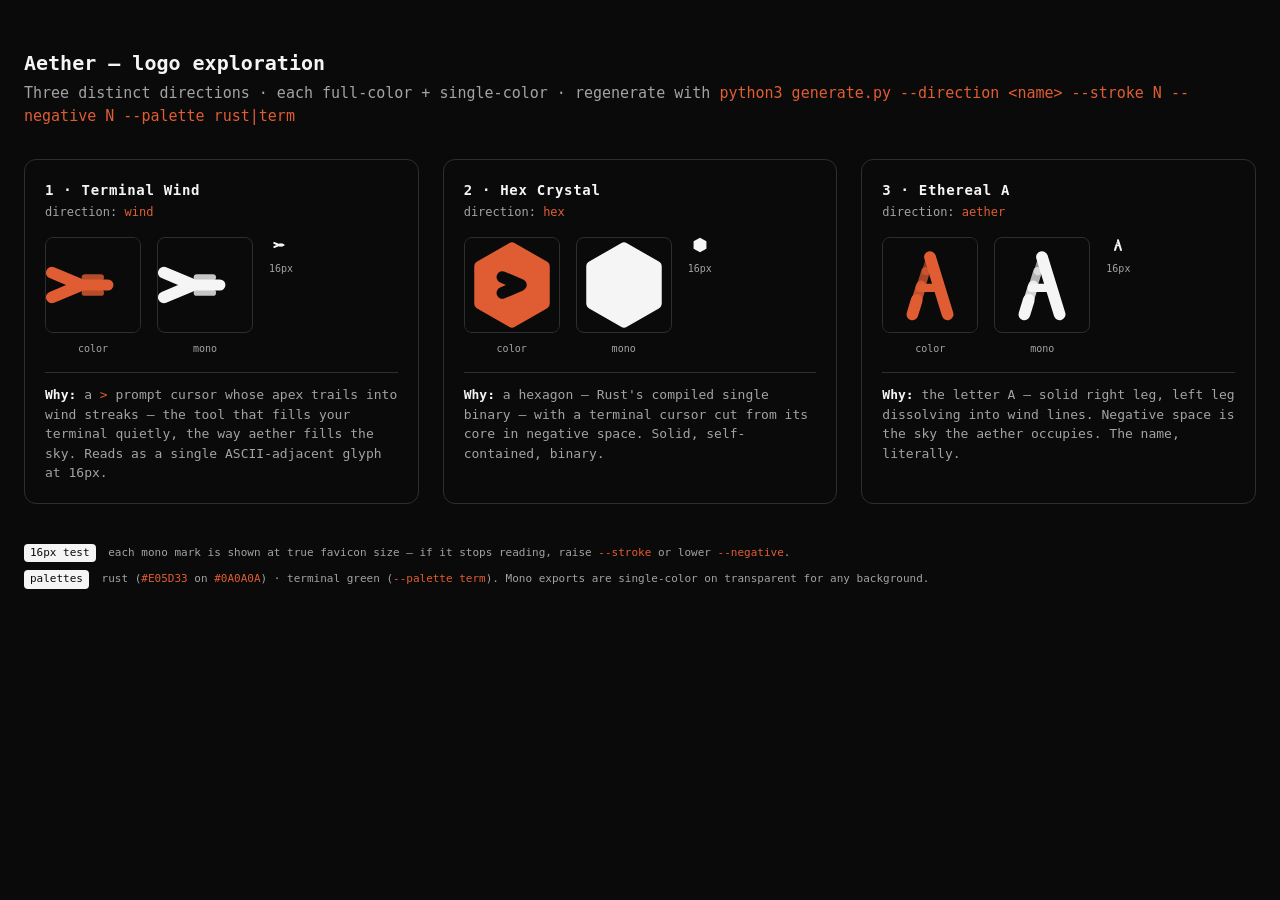
<file: design/logo-exploration/preview.html>
<!DOCTYPE html>
<html lang="en">
<head>
<meta charset="UTF-8">
<meta name="viewport" content="width=device-width, initial-scale=1.0">
<title>Aether logo exploration — 3 directions</title>
<style>
  :root { --bg:#0A0A0A; --ink:#F5F5F5; --muted:#A3A3A3; --hair:#2E2E2E; --mark:#E05D33; }
  * { box-sizing:border-box; margin:0; padding:0; }
  body { background:var(--bg); color:var(--ink); font:15px/1.5 ui-monospace, "JetBrains Mono", monospace; padding:48px 24px; }
  h1 { font-size:20px; margin-bottom:4px; }
  .sub { color:var(--muted); margin-bottom:32px; }
  .row { display:grid; grid-template-columns:repeat(auto-fit, minmax(260px, 1fr)); gap:24px; margin-bottom:40px; }
  .card { border:1px solid var(--hair); border-radius:12px; padding:20px; }
  .card h2 { font-size:14px; letter-spacing:.05em; margin-bottom:2px; }
  .card .dir { color:var(--muted); font-size:12px; margin-bottom:16px; }
  .swatches { display:flex; gap:16px; align-items:flex-start; }
  .swatch { display:flex; flex-direction:column; align-items:center; gap:8px; }
  .swatch img { width:96px; height:96px; border:1px solid var(--hair); border-radius:8px; }
  .swatch.small img { width:16px; height:16px; border:none; }
  .swatch span { font-size:10px; color:var(--muted); }
  .why { margin-top:16px; color:var(--muted); font-size:13px; border-top:1px solid var(--hair); padding-top:12px; }
  .why b { color:var(--ink); }
  .mono-hint { color:var(--muted); font-size:11px; margin-top:8px; }
  .mono-hint span { display:inline-block; background:var(--ink); color:var(--bg); padding:1px 6px; border-radius:4px; margin-right:6px; }
  code { color:var(--mark); }
</style>
</head>
<body>
  <h1>Aether — logo exploration</h1>
  <p class="sub">Three distinct directions · each full-color + single-color · regenerate with <code>python3 generate.py --direction &lt;name&gt; --stroke N --negative N --palette rust|term</code></p>

  <div class="row">
    <div class="card">
      <h2>1 · Terminal Wind</h2>
      <p class="dir">direction: <code>wind</code></p>
      <div class="swatches">
        <div class="swatch"><img src="out/aether-wind-color.svg" alt="wind color"><span>color</span></div>
        <div class="swatch"><img src="out/aether-wind-mono.svg" alt="wind mono"><span>mono</span></div>
        <div class="swatch small"><img src="out/aether-wind-mono.svg" alt="wind 16px"><span>16px</span></div>
      </div>
      <p class="why"><b>Why:</b> a <code>&gt;</code> prompt cursor whose apex trails into wind streaks — the tool that fills your terminal quietly, the way aether fills the sky. Reads as a single ASCII-adjacent glyph at 16px.</p>
    </div>

    <div class="card">
      <h2>2 · Hex Crystal</h2>
      <p class="dir">direction: <code>hex</code></p>
      <div class="swatches">
        <div class="swatch"><img src="out/aether-hex-color.svg" alt="hex color"><span>color</span></div>
        <div class="swatch"><img src="out/aether-hex-mono.svg" alt="hex mono"><span>mono</span></div>
        <div class="swatch small"><img src="out/aether-hex-mono.svg" alt="hex 16px"><span>16px</span></div>
      </div>
      <p class="why"><b>Why:</b> a hexagon — Rust's compiled single binary — with a terminal cursor cut from its core in negative space. Solid, self-contained, binary.</p>
    </div>

    <div class="card">
      <h2>3 · Ethereal A</h2>
      <p class="dir">direction: <code>aether</code></p>
      <div class="swatches">
        <div class="swatch"><img src="out/aether-aether-color.svg" alt="aether color"><span>color</span></div>
        <div class="swatch"><img src="out/aether-aether-mono.svg" alt="aether mono"><span>mono</span></div>
        <div class="swatch small"><img src="out/aether-aether-mono.svg" alt="aether 16px"><span>16px</span></div>
      </div>
      <p class="why"><b>Why:</b> the letter A — solid right leg, left leg dissolving into wind lines. Negative space is the sky the aether occupies. The name, literally.</p>
    </div>
  </div>

  <p class="mono-hint"><span>16px test</span> each mono mark is shown at true favicon size — if it stops reading, raise <code>--stroke</code> or lower <code>--negative</code>.</p>
  <p class="mono-hint"><span>palettes</span> rust (<code>#E05D33</code> on <code>#0A0A0A</code>) · terminal green (<code>--palette term</code>). Mono exports are single-color on transparent for any background.</p>
</body>
</html>
</file>
<file: assets/css/style.css>
/* ============================================================
   Aether — design tokens (DESIGN.md §2–§4)
   Dark black & white mono aesthetic · jcode.sh discipline
   ============================================================ */

:root {
  /* Surface — dark, borders-only depth */
  --surface-primary: #0A0A0A;
  --surface-secondary: #111111;
  --surface-elevated: #161616;
  /* Text */
  --text-primary: #F5F5F5;
  --text-secondary: #A3A3A3;
  --text-tertiary: #6B6B6B;
  /* Border */
  --border-default: #2E2E2E;
  --border-subtle: #1F1F1F;
  /* Accent — black & white: accent is paper, not color */
  --accent-primary: #F5F5F5;
  --accent-hover: #FFFFFF;
  /* Status — monochrome grays */
  --status-success: #F5F5F5;
  --status-error: #A3A3A3;
  /* Spacing */
  --space-1: 4px;
  --space-2: 8px;
  --space-3: 12px;
  --space-4: 16px;
  --space-6: 24px;
  --space-8: 32px;
  --space-10: 40px;
  --space-12: 48px;
  --space-16: 64px;
  --space-20: 80px;
  /* Type scale */
  --text-display: clamp(2.25rem, 6vw, 3.5rem);
  --text-h1: 1.75rem;
  --text-h2: 1.25rem;
  --text-body-lg: 1.0625rem;
  --text-body: 0.9375rem;
  --text-body-sm: 0.8125rem;
  --text-caption: 0.75rem;
  --text-overline: 0.6875rem;
  /* Motion */
  --ease-out: cubic-bezier(0.16, 1, 0.3, 1);
  /* Layout */
  --content-width: 1080px;
  --radius: 8px;
  --font-mono: "JetBrains Mono", ui-monospace, SFMono-Regular, Menlo, Consolas, monospace;
}

@font-face {
  font-family: "JetBrains Mono";
  src: url("/fonts/jetbrains-mono-400.woff2") format("woff2");
  font-weight: 400;
  font-style: normal;
  font-display: swap;
}
@font-face {
  font-family: "JetBrains Mono";
  src: url("/fonts/jetbrains-mono-700.woff2") format("woff2");
  font-weight: 700;
  font-style: normal;
  font-display: swap;
}

/* ============================================================
   Base
   ============================================================ */

* { box-sizing: border-box; }

html { scroll-behavior: smooth; }

:root { color-scheme: dark; }

html {
  scroll-padding-top: 96px;
}

::selection {
  background: var(--text-primary);
  color: var(--surface-primary);
}

body {
  margin: 0;
  background: var(--surface-primary);
  color: var(--text-primary);
  font-family: var(--font-mono);
  font-size: var(--text-body);
  line-height: 1.6;
  -webkit-font-smoothing: antialiased;
}

img, svg { display: block; }

a { color: var(--text-secondary); text-decoration: none; transition: color 150ms var(--ease-out); }
a:hover { color: var(--text-primary); }
a:focus-visible, button:focus-visible, summary:focus-visible {
  outline: 2px solid var(--text-primary);
  outline-offset: 2px;
  border-radius: 2px;
}

.skip-link {
  position: absolute;
  left: -9999px;
  top: 0;
  z-index: 100;
  background: var(--text-primary);
  color: var(--surface-primary);
  padding: var(--space-2) var(--space-4);
  font-weight: 700;
}
.skip-link:focus { left: 0; }

.sr-only {
  position: absolute;
  width: 1px; height: 1px;
  padding: 0; margin: -1px;
  overflow: hidden;
  clip: rect(0 0 0 0);
  white-space: nowrap;
  border: 0;
}

/* ============================================================
   Nav
   ============================================================ */

.nav {
  position: sticky;
  top: 0;
  z-index: 50;
  background: rgba(22, 22, 22, 0.92);
  backdrop-filter: blur(8px);
  border-bottom: 1px solid var(--border-subtle);
}

.nav nav {
  max-width: var(--content-width);
  margin: 0 auto;
  padding: var(--space-3) var(--space-6);
  display: flex;
  align-items: center;
  justify-content: space-between;
  gap: var(--space-4);
}

.brand {
  display: inline-flex;
  align-items: center;
  gap: var(--space-2);
  color: var(--text-primary);
  font-weight: 700;
}
.brand:hover { color: var(--text-primary); }
.brand-mark { flex: none; }
.brand-name { font-size: var(--text-body); letter-spacing: 0.02em; }
.brand-accent { color: var(--text-primary); }

.nav-links {
  display: flex;
  align-items: center;
  gap: var(--space-6);
  font-size: var(--text-body-sm);
}

.nav-links a[aria-current="page"] { color: var(--text-primary); }

.nav-cta {
  color: var(--text-primary);
  border: 1px solid var(--border-default);
  border-radius: var(--radius);
  padding: var(--space-1) var(--space-3);
  transition: border-color 150ms var(--ease-out), color 150ms var(--ease-out);
}
.nav-cta:hover { border-color: var(--text-primary); }

/* ============================================================
   Hero
   ============================================================ */

.hero {
  max-width: var(--content-width);
  margin: 0 auto;
  padding: var(--space-20) var(--space-6) var(--space-12);
  text-align: center;
}

.overline {
  font-size: var(--text-overline);
  font-weight: 700;
  letter-spacing: 0.12em;
  text-transform: uppercase;
  color: var(--text-secondary);
  margin: 0 0 var(--space-4);
}

.hero h1 {
  font-size: var(--text-display);
  font-weight: 700;
  line-height: 1.05;
  letter-spacing: -0.02em;
  margin: 0 0 var(--space-6);
}

.lead {
  font-size: var(--text-body-lg);
  color: var(--text-secondary);
  max-width: 46rem;
  margin: 0 auto var(--space-12);
}

/* Install command */
.install { max-width: 46rem; margin: 0 auto var(--space-8); }

.install-row {
  display: flex;
  align-items: stretch;
  border: 1px solid var(--border-default);
  border-radius: var(--radius);
  background: var(--surface-elevated);
  overflow: hidden;
  transition: border-color 150ms var(--ease-out);
}
.install-row.copied { border-color: var(--text-primary); }

.install-code {
  flex: 1;
  padding: var(--space-3) var(--space-4);
  font-family: var(--font-mono);
  font-size: var(--text-body);
  color: var(--text-primary);
  text-align: left;
  user-select: all;
  overflow-x: auto;
  white-space: nowrap;
}

.copy-btn {
  flex: none;
  display: grid;
  place-items: center;
  width: 48px;
  border: none;
  border-left: 1px solid var(--border-default);
  background: var(--surface-secondary);
  color: var(--text-secondary);
  cursor: pointer;
  transition: color 150ms var(--ease-out), background-color 150ms var(--ease-out);
}
.copy-btn:hover { color: var(--text-primary); background: var(--surface-elevated); }
.copy-btn:active { background: var(--surface-secondary); }

.icon-check { display: none; }
.install-row.copied .icon-copy { display: none; }
.install-row.copied .icon-check { display: block; color: var(--text-primary); }

.install-meta {
  margin: var(--space-3) 0 0;
  font-size: var(--text-body-sm);
  color: var(--text-tertiary);
}

/* ============================================================
   Terminal demo
   ============================================================ */

.terminal-wrap {
  max-width: var(--content-width);
  margin: 0 auto;
  padding: var(--space-8) var(--space-6) var(--space-20);
}

.terminal {
  max-width: 720px;
  margin: 0 auto;
  border: 1px solid var(--border-default);
  border-radius: var(--radius);
  background: var(--surface-secondary);
  overflow: hidden;
  animation: rise 500ms var(--ease-out) both;
}

.terminal-bar {
  display: flex;
  align-items: center;
  gap: var(--space-2);
  padding: var(--space-3) var(--space-4);
  border-bottom: 1px solid var(--border-subtle);
  background: var(--surface-elevated);
}

.dot { width: 11px; height: 11px; border-radius: 50%; border: 1px solid var(--border-default); }
.dot-red { background: var(--surface-primary); }
.dot-yellow { background: var(--surface-secondary); }
.dot-green { background: var(--text-tertiary); }

.terminal-path {
  margin-left: var(--space-2);
  font-size: var(--text-caption);
  color: var(--text-tertiary);
}

.terminal-body {
  margin: 0;
  padding: var(--space-6);
  font-family: var(--font-mono);
  font-size: var(--text-body-sm);
  line-height: 1.7;
  color: var(--text-primary);
  overflow-x: auto;
  max-height: 420px;
}

.terminal-gif {
  display: block;
  width: 100%;
  height: auto;
  aspect-ratio: 1150 / 640;
  background: var(--surface-secondary);
  object-fit: cover;
}

.t-dim { color: var(--text-tertiary); }
.t-prompt { color: var(--text-primary); font-weight: 700; }
.t-sys { color: var(--text-primary); font-weight: 700; }
.t-plain { color: var(--text-secondary); }
.t-cursor {
  display: inline-block;
  width: 0.6em;
  background: var(--text-primary);
  color: transparent;
  animation: blink 1.2s steps(2, start) infinite;
}

@keyframes blink { to { visibility: hidden; } }
@keyframes rise {
  from { opacity: 0; transform: translateY(8px); }
  to { opacity: 1; transform: translateY(0); }
}

/* ============================================================
   Quick start (install & usage)
   ============================================================ */

.quickstart {
  max-width: var(--content-width);
  margin: 0 auto;
  padding: 0 var(--space-6) var(--space-20);
}

.quickstart .overline { margin-bottom: var(--space-2); }

.steps {
  display: grid;
  grid-template-columns: repeat(auto-fit, minmax(min(20rem, 100%), 1fr));
  gap: var(--space-6);
  margin-top: var(--space-12);
}

.step {
  border: 1px solid var(--border-default);
  border-radius: var(--radius);
  background: var(--surface-secondary);
  padding: var(--space-6);
}

.step-head {
  display: flex;
  align-items: baseline;
  gap: var(--space-3);
  margin: 0 0 var(--space-4);
}

.step-num {
  font-size: var(--text-overline);
  font-weight: 700;
  letter-spacing: 0.12em;
  color: var(--text-tertiary);
}

.step-title {
  font-size: var(--text-h2);
  font-weight: 700;
  margin: 0;
}

.step p {
  margin: 0 0 var(--space-4);
  font-size: var(--text-body-sm);
  color: var(--text-secondary);
}

.step-code {
  display: block;
  border: 1px solid var(--border-default);
  border-radius: var(--radius);
  background: var(--surface-elevated);
  padding: var(--space-3) var(--space-4);
  font-family: var(--font-mono);
  font-size: var(--text-body-sm);
  color: var(--text-primary);
  overflow-x: auto;
  white-space: nowrap;
  user-select: all;
}

.step-code.multi { white-space: pre; }

.step-code .c-comment { color: var(--text-tertiary); }
.step-code .c-cmd { color: var(--text-primary); font-weight: 700; }

/* ============================================================
   Features
   ============================================================ */

.features {
  max-width: var(--content-width);
  margin: 0 auto;
  padding: 0 var(--space-6) var(--space-20);
}

.features .overline { margin-bottom: var(--space-2); }

.section-title {
  font-size: var(--text-h1);
  font-weight: 700;
  letter-spacing: -0.01em;
  margin: 0 0 var(--space-12);
}

.feature-grid {
  display: grid;
  grid-template-columns: repeat(auto-fit, minmax(min(18rem, 100%), 1fr));
  gap: var(--space-6);
}

.feature-card {
  border: 1px solid var(--border-default);
  border-radius: var(--radius);
  background: var(--surface-secondary);
  padding: var(--space-6);
  transition: border-color 150ms var(--ease-out), transform 150ms var(--ease-out);
}
.feature-card:hover {
  border-color: var(--text-primary);
  transform: translateY(-2px);
}

.feature-label {
  margin: 0 0 var(--space-3);
  font-size: var(--text-overline);
  font-weight: 700;
  letter-spacing: 0.12em;
  text-transform: uppercase;
  color: var(--text-secondary);
}

.feature-card h3 {
  font-size: var(--text-h2);
  font-weight: 700;
  margin: 0 0 var(--space-2);
}

.feature-card p:last-child {
  margin: 0;
  font-size: var(--text-body-sm);
  color: var(--text-secondary);
}

/* ============================================================
   Footer
   ============================================================ */

.footer {
  border-top: 1px solid var(--border-subtle);
  background: var(--surface-elevated);
}

.footer-grid {
  max-width: var(--content-width);
  margin: 0 auto;
  padding: var(--space-12) var(--space-6) var(--space-8);
  display: grid;
  grid-template-columns: 2fr 1fr 1fr;
  gap: var(--space-8);
}

.footer-tagline {
  margin: var(--space-3) 0 0;
  font-size: var(--text-body-sm);
  color: var(--text-secondary);
  max-width: 26rem;
}

.footer-links {
  display: flex;
  flex-direction: column;
  gap: var(--space-2);
  font-size: var(--text-body-sm);
}

.footer-status {
  max-width: var(--content-width);
  margin: 0 auto;
  padding: 0 var(--space-6) var(--space-8);
  font-size: var(--text-caption);
  color: var(--text-tertiary);
}

/* ============================================================
   Responsive
   ============================================================ */

@media (max-width: 768px) {
  .nav-links a:not(.nav-cta) { display: none; }
  .footer-grid { grid-template-columns: 1fr; gap: var(--space-6); }
  .hero { padding-top: var(--space-16); }
}

@media (max-width: 480px) {
  .terminal-body { padding: var(--space-4); }
  .feature-grid { grid-template-columns: 1fr; }
  .steps { grid-template-columns: 1fr; }
}

/* ============================================================
   Reduced motion
   ============================================================ */

@media (prefers-reduced-motion: reduce) {
  html { scroll-behavior: auto; }
  .terminal { animation: none; }
  .t-cursor { animation: none; visibility: hidden; }
  .feature-card, a, .copy-btn { transition: none; }
}

/* ============================================================
   Install tabs (opencode.ai pattern — ARIA tablist)
   ============================================================ */

.install-tabs {
  display: flex;
  justify-content: center;
  gap: var(--space-1);
  margin-bottom: var(--space-2);
}

.install-tab {
  font-family: var(--font-mono);
  font-size: var(--text-caption);
  font-weight: 700;
  letter-spacing: 0.08em;
  text-transform: uppercase;
  color: var(--text-secondary);
  background: transparent;
  border: 1px solid var(--border-default);
  border-radius: var(--radius);
  padding: var(--space-1) var(--space-3);
  cursor: pointer;
  transition: color 150ms var(--ease-out), background-color 150ms var(--ease-out), border-color 150ms var(--ease-out);
}
.install-tab:hover { color: var(--text-primary); border-color: var(--text-primary); }
.install-tab[aria-selected="true"] {
  background: var(--text-primary);
  color: var(--surface-primary);
  border-color: var(--text-primary);
}

.install-panel { flex: 1; min-width: 0; display: flex; }
.install-panel[hidden] { display: none; }
.install-code { min-width: 0; }

/* ============================================================
   Platform download buttons (jcode.sh pattern)
   ============================================================ */

.platforms {
  display: flex;
  flex-wrap: wrap;
  justify-content: center;
  gap: var(--space-3);
  margin: var(--space-4) 0 0;
}

.platform-btn {
  display: inline-flex;
  align-items: center;
  gap: var(--space-2);
  font-size: var(--text-body-sm);
  font-weight: 700;
  color: var(--text-primary);
  border: 1px solid var(--border-default);
  border-radius: var(--radius);
  padding: var(--space-2) var(--space-4);
  transition: border-color 150ms var(--ease-out), background-color 150ms var(--ease-out);
}
.platform-btn:hover { border-color: var(--text-primary); background: var(--surface-elevated); }

.platform-note {
  margin: var(--space-3) 0 0;
  font-size: var(--text-caption);
  color: var(--text-tertiary);
}

/* ============================================================
   Stats strip (opencode.ai / jcode.sh hard-numbers pattern)
   ============================================================ */

.stats {
  max-width: var(--content-width);
  margin: 0 auto;
  padding: 0 var(--space-6) var(--space-20);
}

.stat-grid {
  display: grid;
  grid-template-columns: repeat(4, 1fr);
  gap: var(--space-6);
  margin: 0;
}

.stat {
  border: 1px solid var(--border-default);
  border-radius: var(--radius);
  background: var(--surface-secondary);
  padding: var(--space-6);
  text-align: center;
}

.stat-value {
  font-size: clamp(1.75rem, 4vw, 2.5rem);
  font-weight: 700;
  letter-spacing: -0.02em;
  line-height: 1.1;
  margin: 0 0 var(--space-2);
}

.stat-label {
  margin: 0;
  font-size: var(--text-body-sm);
  color: var(--text-secondary);
}

.stat-note {
  margin: var(--space-4) 0 0;
  text-align: center;
  font-size: var(--text-caption);
  color: var(--text-tertiary);
}

/* ============================================================
   FAQ accordion (opencode.ai pattern — native <details>)
   ============================================================ */

.faq {
  max-width: var(--content-width);
  margin: 0 auto;
  padding: 0 var(--space-6) var(--space-20);
}

.faq .overline { margin-bottom: var(--space-2); }

.faq-list {
  margin-top: var(--space-12);
  display: grid;
  gap: var(--space-3);
}

.faq-item {
  border: 1px solid var(--border-default);
  border-radius: var(--radius);
  background: var(--surface-secondary);
}

.faq-item summary {
  display: flex;
  align-items: center;
  justify-content: space-between;
  gap: var(--space-4);
  padding: var(--space-4) var(--space-6);
  cursor: pointer;
  list-style: none;
  font-weight: 700;
  font-size: var(--text-body);
  color: var(--text-primary);
}
.faq-item summary::-webkit-details-marker { display: none; }

.faq-mark {
  flex: none;
  font-size: var(--text-h2);
  font-weight: 700;
  line-height: 1;
  color: var(--text-secondary);
  transition: transform 200ms var(--ease-out);
}
.faq-item[open] .faq-mark { transform: rotate(45deg); }
.faq-item[open] summary { border-bottom: 1px solid var(--border-subtle); }

.faq-item p {
  margin: 0;
  padding: var(--space-4) var(--space-6) var(--space-6);
  font-size: var(--text-body-sm);
  color: var(--text-secondary);
}
.faq-item a {
  color: var(--text-primary);
  text-decoration: underline;
  text-underline-offset: 2px;
}

/* ============================================================
   Comparison table (jcode.sh pattern)
   ============================================================ */

.compare {
  max-width: var(--content-width);
  margin: 0 auto;
  padding: 0 var(--space-6) var(--space-20);
}

.compare .overline { margin-bottom: var(--space-2); }

.table-wrap {
  margin-top: var(--space-12);
  border: 1px solid var(--border-default);
  border-radius: var(--radius);
  overflow-x: auto;
}

.compare-table {
  width: 100%;
  border-collapse: collapse;
  font-size: var(--text-body-sm);
  background: var(--surface-primary);
}

.compare-table th,
.compare-table td {
  text-align: left;
  padding: var(--space-3) var(--space-4);
  border-bottom: 1px solid var(--border-subtle);
  vertical-align: top;
}

.compare-table thead th {
  font-size: var(--text-overline);
  font-weight: 700;
  letter-spacing: 0.12em;
  text-transform: uppercase;
  color: var(--text-secondary);
  background: var(--surface-secondary);
}

.compare-table tbody tr:last-child th,
.compare-table tbody tr:last-child td { border-bottom: none; }

.compare-table tbody th {
  font-weight: 700;
  color: var(--text-primary);
  white-space: nowrap;
}

.compare-table td { color: var(--text-secondary); }
.compare-table td strong { color: var(--text-primary); }

.compare-note {
  margin: var(--space-4) 0 0;
  font-size: var(--text-caption);
  color: var(--text-tertiary);
}

/* ============================================================
   Responsive additions
   ============================================================ */

@media (max-width: 768px) {
  .stat-grid { grid-template-columns: repeat(2, 1fr); }
}

@media (max-width: 480px) {
  .stat-grid { grid-template-columns: 1fr; }
}

/* ============================================================
   Reduced-motion additions
   ============================================================ */

@media (prefers-reduced-motion: reduce) {
  .install-tab, .platform-btn, .faq-mark { transition: none; }
}
</file>
